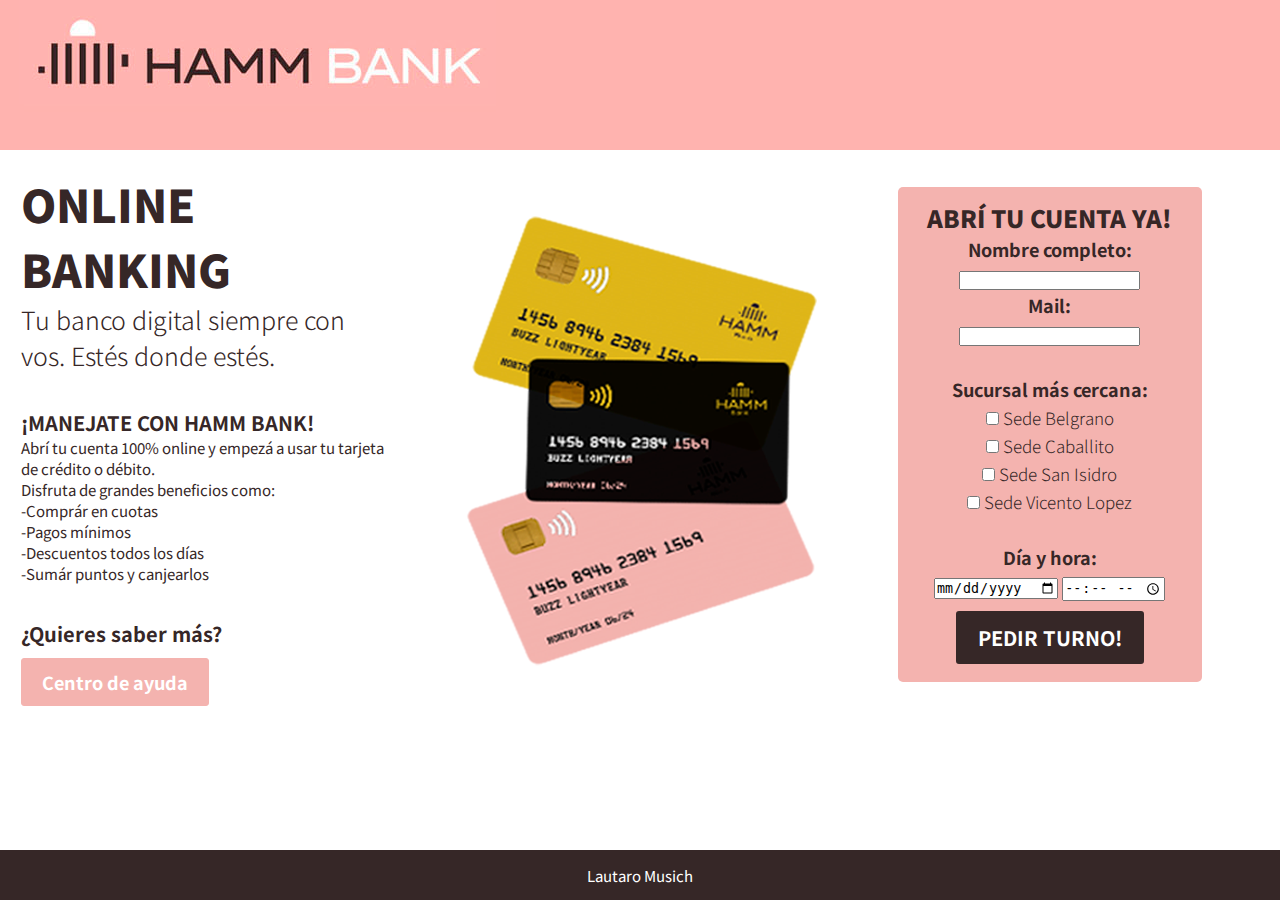
<file: index.html>
<!DOCTYPE html>
<html>
<head>
	<title>Landing Page</title>
	<meta charset="utf-8">
	<meta name="viewport" content="width=device-width, initial-scale=1.0">
	<link rel="stylesheet" type="text/css" href="css/estilo.css">
	<link
    rel="stylesheet"
    href="https://cdnjs.cloudflare.com/ajax/libs/animate.css/4.1.1/animate.min.css"/>
</head>
<body class="grid-container">
	<header class="header"><a href="https://lautaromusich.github.io/FinalMusich/index.html"><div id="logoheader"></div></a></header>
	<nav class="navbar">
		<img src="img/tarjetas.png">
	</nav>
	<aside class="sidebar">
		<article id="formulario">
	<h5>ABRÍ TU CUENTA YA!</h5>
	<form method="post" action="mailto:lauti.musich1@gmail.com" autocomplete="on">
	<label class="titulo">Nombre completo:</label>
	<br>
	<input type="text" name="nombre" required>
<br>

	<label class="titulo">Mail:</label>
	<br>
	<input type="text" name="mail" required>
<br>
<br>
<label class="titulo">Sucursal más cercana:</label>
<br>
<input id="checkbox" type="checkbox"/><label for="checkbox"> Sede Belgrano</label>
<br>
<input id="checkbox" type="checkbox"/><label for="checkbox"> Sede Caballito</label>
<br>
<input id="checkbox" type="checkbox"/><label for="checkbox"> Sede San Isidro</label>
<br>
<input id="checkbox" type="checkbox"/><label for="checkbox"> Sede Vicento Lopez</label>
<br>
<br>


<label class="titulo">Día y hora: </label><br/>
	<input type="date"></input>
	<input type="time"></input>
	

<button class="btn btn4">PEDIR TURNO!</button>
	</form>
	</aside>
	<article class="main">
		<h1 class="animate__animated animate__bounce">
		ONLINE BANKING
		</h1>
		<h2>	
		Tu banco digital siempre con vos.
		Estés donde estés.
		</h2>
		<br>
		<h3>
		¡MANEJATE CON HAMM BANK!
		</h3>
		<h4>
		Abrí tu cuenta 100% online y empezá a usar tu tarjeta de crédito o débito.
		<br>	
		Disfruta de grandes beneficios como:
		<br>
		-Comprár en cuotas
		<br>
		-Pagos mínimos
		<br>
		-Descuentos todos los días
		<br>
		-Sumár puntos y canjearlos
		</h4>
		<br>
		<h3>
		¿Quieres saber más?
		</h3>
		<button class="btnv btn2"><a href="https://lautaromusich.github.io/FinalMusich/tarjetas.html">Centro de ayuda</a></button>
	</article>
	<footer class="footer"><a href="micrositio/index.html"><p class="nombre">Lautaro Musich</p>
	</a></footer>

</body>
</html>
</file>
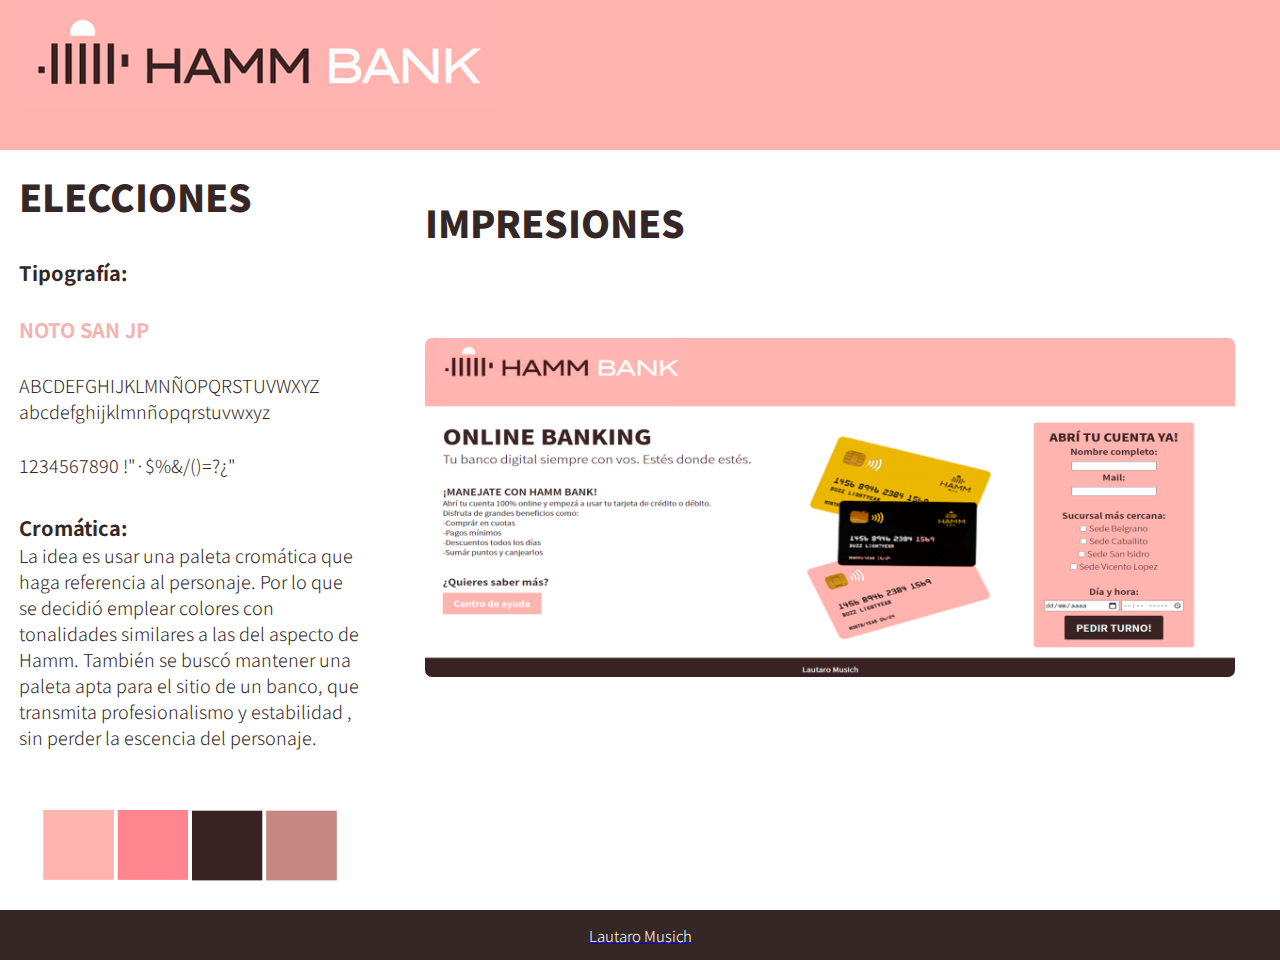
<file: micrositio/index.html>
<!DOCTYPE html>
<html>
<head>
	<title>Hamm Bank</title>
	<meta charset="utf-8">
	<meta name="viewport" content="width=device-width, initial-scale=1.0">
	<link rel="stylesheet" type="text/css" href="css/estilo2.css">
	<link
    rel="stylesheet"
    href="https://cdnjs.cloudflare.com/ajax/libs/animate.css/4.1.1/animate.min.css"/>
</head>
<body class="grid-container">
	<header class="header"><a href="../index.html"><div id="logoheader"></div></a></header>
	<aside class="sidebar">
		<h1 class="animate__animated animate__bounce">IMPRESIONES</h1>
		<div class="container-all">

        <input type="radio" id="1" name="image-slide" hidden/>
        <input type="radio" id="2" name="image-slide" hidden/>
        <input type="radio" id="3" name="image-slide" hidden/>

        <div class="slide">

            <div class="item-slide">
                <img src="img/img1.jpg">
            </div>

            <div class="item-slide">
                <img src="img/img2.jpg">
            </div>

            <div class="item-slide">
                <img src="img/img3.jpg">
            </div>

        </div>

        <div class="pagination">
           
            <label class="pagination-item" for="1">
                <img src="img/img1.jpg">
            </label>
            
            <label class="pagination-item" for="2">
                <img src="img/img2.jpg">
            </label>
            
            <label class="pagination-item" for="3">
                <img src="img/img3.jpg">
            </label>
            
        </div>
        
    </div>
	</aside>
	<article class="main">
		<h1 class="animate__animated animate__bounce">ELECCIONES</h1>
			<br>                               
			<h3>Tipografía:</h3>
			<br> 
			<h2>NOTO SAN JP</h2>
			<br> 
			<p>ABCDEFGHIJKLMNÑOPQRSTUVWXYZ</p>
			<p>abcdefghijklmnñopqrstuvwxyz</p>
			<br>
			<p>1234567890
			!"·$%&/()=?¿"</p>

			<br>
			<h3>Cromática:</h3>
			<p>La idea es usar una paleta cromática que haga referencia al personaje. Por lo que se decidió emplear colores con tonalidades similares a las del aspecto de Hamm. También se buscó mantener una paleta apta para el sitio de un banco, que transmita profesionalismo y estabilidad , sin perder la escencia del personaje.</p>
			<br> 
			<br> 
			<img src="img/paleta.png">
	</article>
	<footer class="footer"><a href="#"><p class="nombre">Lautaro Musich</p></a></footer>

</body>
</html>
</file>
<file: css/estilo.css>
@import url('https://fonts.googleapis.com/css2?family=Noto+Sans+JP:wght@100;300;400;500;700;900&display=swap');

* {
  box-sizing: border-box;
  margin: 0;
  padding: 0;
}

html {
  height: 100%;
}

body {
  font-family: 'Noto Sans JP', sans-serif;
  font-size: 1.2rem;
  min-height: 100%;
}

.grid-container > * {
  padding: 10px;
  text-align: left;
}

.header {
  grid-area: header;
  background-image: url(../img/logoheader.jpg);
}

.navbar {
  grid-area: navbar;
  background-color: #fff;
  padding-top: 2%;
  padding-left: 12%;
}

.sidebar {
  grid-area: sidebar;
  background-color: #F4B3AF;
  text-align: center;
}

.main {
  grid-area: main;
  background-color: #fff;
  padding: 5%;

}

.footer {
  grid-area: footer;
  font-size: 0.8rem;
  text-align: center;
  background-color: #362727;
}

.titulo {
  color: #362727;
  font-family: 'Noto Sans JP', sans-serif;
  font-weight: 700;
  font-size: 18px;
  
}

#logoheader{
  width: 100%;
  height: 100%;
}

.grid-container {
  display: grid;
  grid-template:
    "header"  100px
    "main"    auto
    "sidebar" 500px
    "navbar"  480px
    "footer"  50px;
}
    .nombre{
    font-size: 15px;
    color: #ffff;
    padding-top: 5px;
    text-decoration: none;
  
}
    
   h1{ color: #362727;
  font-family: 'Noto Sans JP', sans-serif;
  font-weight: 900;
  font-size: 45px;
  
}

h2{ color: #362727;
  font-family: 'Noto Sans JP', sans-serif;
  font-weight: 300;
  font-size: 25px;
  
}

h3{ color: #362727;
  font-family: 'Noto Sans JP', sans-serif;
  font-weight: 700;
  font-size: 20px;
  margin-top: 3%;
  
}

h4{ color: #362727;
  font-family: 'Noto Sans JP', sans-serif;
  font-weight: 400;
  font-size: 15px;
  
}

h5{ color: #362727;
  font-family: 'Noto Sans JP', sans-serif;
  font-weight: 900;
  font-size: 24px;
  margin-top: 2%;
  
}

a{ text-decoration: none;
  color: #fff;
  cursor: pointer;

}

label {
    color: #362727;
  font-family: 'Noto Sans JP', sans-serif;
  font-weight: 300;
  font-size: 17px;
}

#formulario{
  width: 65%;
  height: 475px;
  padding-top: 1%;
  margin-left: 15%;
  background-color: #F4B3AF;
  border-radius: 5px;

}
.btn{
  border: 2px solid #362727;
  border-radius: 3px;
  background-color: #362727;
  padding: 10px 20px;
  font-size: 20px;
  font-family: 'Noto Sans JP', sans-serif;
  font-weight: 700;
  cursor: pointer;
  margin: 10px;
  transition: 0.8s;
  position: relative;
  overflow: hidden;
}
.btnv{
  border: 1px solid #F4B3AF;
  border-radius: 3px;
  background-color: #F4B3AF;
  padding: 10px 20px;
  font-size: 18px;
  font-family: 'Noto Sans JP', sans-serif;
  font-weight: 700;
  cursor: pointer;
  margin-top: 10px;
  transition: 0.8s;
  position: relative;
  overflow: hidden;
}
.btn1,.btn2{
  color: #fff;
}
.btn3,.btn4{
  color: #fff;
  background-color: #362727;
}
.btn1:hover,.btn2:hover{
  color: #362727;
}
.btn3:hover,.btn4:hover{
  background-color: #fff;
  border: 2px solid #362727;
  color: #362727;
}
.btn::before{
  content: "";
  position: absolute;
  left: 0;
  width: 100%;
  height: 0%;
  background: #fff;
  z-index: -1;
  transition: 0.8s;
}
.btn1::before,.btn3::before{
  top: 0;
  border-radius: 0 0 50% 50%;
}
.btn2::before,.btn4::before{
  bottom: 0;
  border-radius: 50% 50% 0 0;
}
.btn3::before,.btn4::before{
  height: 180%;
}
.btn1:hover::before,.btn2:hover::before{
  height: 180%;
}
.btn3:hover::before,.btn4:hover::before{
  height: 0%;
}

@media (min-width: 600px) {
  .grid-container {
    /* grid-template-columns: 200px auto;
    grid-template-rows: 100px 50px auto 100px;
    grid-template-areas: 
    "header  header"
    "navbar  navbar"
    "sidebar main"
    "footer  footer"; */

    grid-template:
      "header  header" 100px
      "main    sidebar"auto
      "navbar  navbar" 470px
      "footer  footer" 50px /
      auto    250px;
    }

    .nombre{
    font-size: 15px;
    color: #ffff;
    padding-top: 5px;
    text-decoration: none;

    }

    h1{ color: #362727;
  font-family: 'Noto Sans JP', sans-serif;
  font-weight: 900;
  font-size: 45px;
  
}

h2{ color: #362727;
  font-family: 'Noto Sans JP', sans-serif;
  font-weight: 300;
  font-size: 25px;
  
}

h3{ color: #362727;
  font-family: 'Noto Sans JP', sans-serif;
  font-weight: 700;
  font-size: 20px;
  
}

h4{ color: #362727;
  font-family: 'Noto Sans JP', sans-serif;
  font-weight: 400;
  font-size: 15px;
   
}

h5{ color: #362727;
  font-family: 'Noto Sans JP', sans-serif;
  font-weight: 900;
  font-size: 20px;
  margin-top: 2%;
  
}

#formulario{
  width: 100%;
  height: 520px;
  padding-top: 2%;
  margin-top: 7%;
  margin-left: 2%;
  margin-right: 33%;
  background-color: #F4B3AF;
  border-radius: 5px;

}

  .botonturnos{
  width: 150px;
  height: 25px;
  background-color: #362727;
  color: #fff;
  border-radius: 5px;
  font-family: 'Noto Sans JP', sans-serif;
  font-weight: 700;
  cursor: pointer;
  transition: background-color 0.5s;
  margin-top: 6%;
}

.sidebar {
  grid-area: sidebar;
  background-color: #fff;
}

.navbar {
  grid-area: navbar;
  background-color: #fff;
  
  
}

@media (min-width: 900px) {
  .grid-container {
    grid-template:
      "header  header header"  150px
      "main    navbar sidebar" auto
      "footer  footer footer"  50px /
      auto     470px  400px;
}

.nombre{
  font-size: 15px;
  color: #ffff;
  padding-top: 5px;
  text-decoration: none;
  
}

h1{ color: #362727;
  font-family: 'Noto Sans JP', sans-serif;
  font-weight: 900;
  font-size: 45px;
  
}

h2{ color: #362727;
  font-family: 'Noto Sans JP', sans-serif;
  font-weight: 300;
  font-size: 25px;
  
}

h3{ color: #362727;
  font-family: 'Noto Sans JP', sans-serif;
  font-weight: 700;
  font-size: 20px;
  margin-top: 2%;
  
}

h4{ color: #362727;
  font-family: 'Noto Sans JP', sans-serif;
  font-weight: 400;
  font-size: 15px;
  
}

h5{ color: #362727;
  font-family: 'Noto Sans JP', sans-serif;
  font-weight: 900;
  font-size: 24px;
  margin-top: 2%;
  
}

#formulario{
  width: 80%;
  height: 495px;
  padding-top: 2%;
  margin-top: 7%;
  margin-left: 2%;
  margin-right: 33%;
  background-color: #F4B3AF;
  border-radius: 5px;

}

.navbar {
  grid-area: navbar;
  background-color: #fff;
  padding-top: 14%;

}

.sidebar {
  grid-area: sidebar;
  background-color: #fff;
  text-align: center;
}
</file>
<file: micrositio/css/estilo2.css>
@import url('https://fonts.googleapis.com/css2?family=Noto+Sans+JP:wght@100;300;400;500;700;900&display=swap');

* {
  box-sizing: border-box;
  margin: 0;
  padding: 0;
}

html {
  height: 100%;
}

body {
  font-family: 'Noto Sans JP', sans-serif;
  font-size: 1.2rem;
  min-height: 100%;
}

.grid-container > * {
  padding: 10px;
  text-align: left;
}

.header {
  grid-area: header;
  background-image: url(../img/logoheader.jpg);
}

.sidebar {
  grid-area: sidebar;
  background-color: #fff;
  padding: 5%;
}

.main {
  grid-area: main;
  background-color: #fff;
  padding: 5%;

}

.footer {
  grid-area: footer;
  font-size: 0.8rem;
  text-align: center;
  background-color: #362727;
}

#logoheader{
  width: 100%;
  height: 100%;
}

.grid-container {
  display: grid;
  grid-template:
    "header"  100px
    "main"    auto
    "sidebar" 320px
    "footer"  50px;
}
    .nombre{
    font-size: 15px;
    color: #ffff;
    padding-top: 5px;
    text-decoration: none;
  
}
    
   h1{ color: #362727;
  font-family: 'Noto Sans JP', sans-serif;
  font-weight: 900;
  font-size: 37px;
  
}

h2{ color: #F4B3AF;
  font-family: 'Noto Sans JP', sans-serif;
  font-weight: 700;
  font-size: 20px;
  
}

h3{ color: #362727;
  font-family: 'Noto Sans JP', sans-serif;
  font-weight: 700;
  font-size: 26px;
  margin-top: 3%;
  
}

h4{ color: #362727;
  font-family: 'Noto Sans JP', sans-serif;
  font-weight: 400;
  font-size: 15px;
  
}

p{ color: #362727;
  font-family: 'Noto Sans JP', sans-serif;
  font-weight: 300;
  font-size: 18px;
  
}

#formulario{
  width: 65%;
  height: 465px;
  padding-top: 1%;
  margin-left: 15%;
  background-color: #F4B3AF;
  border-radius: 5px;

}

.botonturnos{
  width: 200px;
  height: 25px;
  background-color: #362727;
  color: #fff;
  border-radius: 5px;
  font-family: 'Noto Sans JP', sans-serif;
  font-weight: 700;
  cursor: pointer;
  transition: background-color 0.5s;
  margin-top: 6%;
}

img{
    max-width: 100%;
}

.container-all{
    position: relative;
    max-width: 1000px;
    width: 100%;
    border-radius: 7px;
    overflow: hidden;
    margin-top: 4%;
}

.slide{
    display: flex;
    transform: translate3d(0, 0, 0);
    transition: all 600ms;
    animation-name: autoplay;
    animation-duration: 6.5s;
    animation-direction: alternate;
    animation-fill-mode: forwards;
    animation-iteration-count: infinite;
}

.item-slide{
    position: relative;
    display: flex;
    flex-direction: column;
    flex-shrink: 0;
    flex-grow: 0;
    max-width: 100%;
}

.pagination{
    position: absolute;
    bottom: 20px;
    left: 0;
    display: flex;
    flex-wrap: wrap;
    align-items: center;
    justify-content: center;
    width: 100%;
}

.pagination-item{
    display: flex;
    flex-direction: column;
    align-items: center;
    border: 2px solid white;
    width: 16px;
    height: 16px;
    border-radius: 4px;
    overflow: hidden;
    cursor: pointer;
    background: rgba(255, 255, 255, 0.5);
    margin: 0 10px;
    text-align: center;
    transition: all 300ms;
}

.pagination-item:hover{
    transform: scale(2);
}

.pagination-item img{
    display: inline-block;
    max-width: none;
    height: 100%;
    transform: scale(1);
    opacity: 0;
    transition: all 300ms;
}

.pagination-item:hover img{
    opacity: 1;
    transform: scale(1);
}


input[id="1"]:checked ~ .slide{
    animation: none;
    transform: translate3d(0, 0, 0);
}

input[id="1"]:checked ~ .pagination .pagination-item[for="1"]{
    background: #fff;
}

input[id="2"]:checked ~ .slide{
    animation: none;
    transform: translate3d(calc(-100% * 1), 0, 0);
}

input[id="2"]:checked ~ .pagination .pagination-item[for="2"]{
    background: #fff;
}


input[id="3"]:checked ~ .slide{
    animation: none;
    transform: translate3d(calc(-100% * 2), 0, 0);
}

input[id="3"]:checked ~ .pagination .pagination-item[for="3"]{
    background: #fff;
}


@keyframes autoplay{
    33%{
        transform: translate3d(calc(-100% * 0), 0, 0);
    }
    
    66%{
        transform: translate3d(calc(-100% * 1), 0, 0);
    }
    
    100%{
        transform: translate3d(calc(-100% * 2), 0, 0);
    }
}


@media (min-width: 600px) {
  .grid-container {
    /* grid-template-columns: 200px auto;
    grid-template-rows: 100px 50px auto 100px;
    grid-template-areas: 
    "header  header"
    "navbar  navbar"
    "sidebar main"
    "footer  footer"; */

    grid-template:
      "header  header" 100px
      "main    main"auto
      "sidebar sidebar" 420px
      "footer  footer" 50px /
      auto    250px;
    }

    .nombre{
    font-size: 15px;
    color: #ffff;
    padding-top: 5px;
    text-decoration: none;

    }

    h1{ color: #362727;
  font-family: 'Noto Sans JP', sans-serif;
  font-weight: 900;
  font-size: 37px;
  
}

h2{ color: #F4B3AF;
  font-family: 'Noto Sans JP', sans-serif;
  font-weight: 700;
  font-size: 20px;
  
}

h3{ color: #362727;
  font-family: 'Noto Sans JP', sans-serif;
  font-weight: 700;
  font-size: 20px;
  
}

h4{ color: #362727;
  font-family: 'Noto Sans JP', sans-serif;
  font-weight: 400;
  font-size: 15px;
   
  
}

#formulario{
  width: 95%;
  height: 485px;
  padding-top: 2%;
  margin-top: 7%;
  margin-left: 2%;
  margin-right: 33%;
  background-color: #F4B3AF;
  border-radius: 5px;

}

  .botonturnos{
  width: 150px;
  height: 25px;
  background-color: #362727;
  color: #fff;
  border-radius: 5px;
  font-family: 'Noto Sans JP', sans-serif;
  font-weight: 700;
  cursor: pointer;
  transition: background-color 0.5s;
  margin-top: 6%;
}

.sidebar {
  grid-area: sidebar;
  background-color: #fff;
}


@media (min-width: 900px) {
  .grid-container {
    grid-template:
      "header  header header"  150px
      "main    sidebar sidebar" auto
      "footer  footer footer"  50px /
      auto     400px  500px;
}

.nombre{
  font-size: 15px;
  color: #ffff;
  padding-top: 5px;
  text-decoration: none;
  
}

h1{ color: #362727;
  font-family: 'Noto Sans JP', sans-serif;
  font-weight: 900;
  font-size: 37px;
  
}

h2{ color: #F4B3AF;
  font-family: 'Noto Sans JP', sans-serif;
  font-weight: 700;
  font-size: 20px;
  
}

h3{ color: #362727;
  font-family: 'Noto Sans JP', sans-serif;
  font-weight: 700;
  font-size: 20px;
  margin-top: 2%;
  
}

h4{ color: #362727;
  font-family: 'Noto Sans JP', sans-serif;
  font-weight: 400;
  font-size: 15px;
  
}

#formulario{
  width: 80%;
  height: 485px;
  padding-top: 2%;
  margin-top: 7%;
  margin-left: 2%;
  margin-right: 33%;
  background-color: #F4B3AF;
  border-radius: 5px;

}

.botonturnos{
  width: 200px;
  height: 25px;
  background-color: #362727;
  color: #fff;
  border-radius: 5px;
  font-family: 'Noto Sans JP', sans-serif;
  font-weight: 700;
  cursor: pointer;
  transition: background-color 0.5s;
  margin-top: 6%;
}

.sidebar {
  grid-area: sidebar;
  background-color: #fff;
  padding: 5%;
}

.container-all{
    position: relative;
    max-width: 1000px;
    width: 100%;
    border-radius: 7px;
    overflow: hidden;
    margin-top: 11%;
}
</file>
